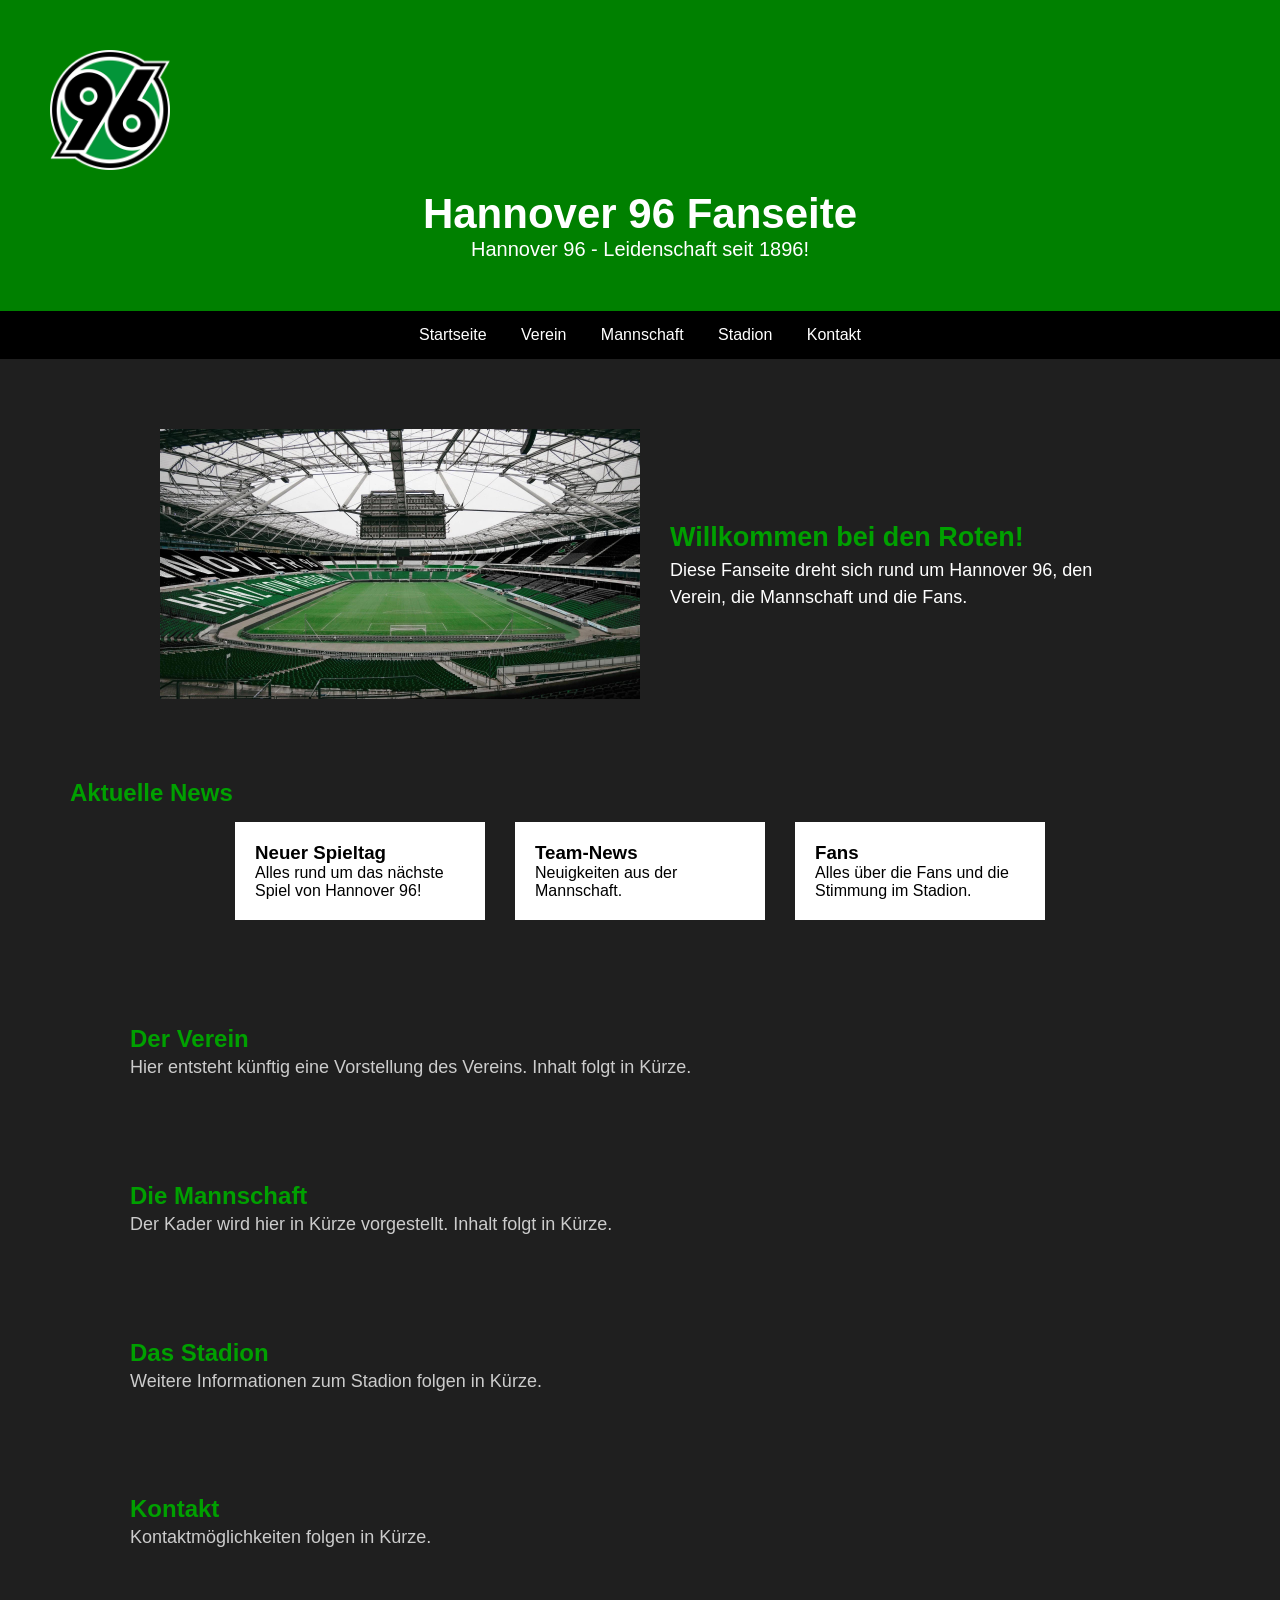
<file: hannover96/index.html>
<!doctype html>
<html>
<head>
<meta charset="utf-8">
<title>Hannover96</title>


	<link rel="stylesheet" href="css/style.css">
</head>

<body>

<header id="start">
	<img class="logo" src="logo/h96logo.png" alt="Hannover 96 Logo">

	<h1>Hannover 96 Fanseite</h1>

	<p>Hannover 96 - Leidenschaft seit 1896!</p>

</header>

<nav>
	<a href="#start">Startseite</a>
	<a href="#verein">Verein</a>
	<a href="#mannschaft">Mannschaft</a>
	<a href="#stadion">Stadion</a>
	<a href="#kontakt">Kontakt</a>

</nav>
	<main>



		<div class="startbereich">
			<div class="bild-bereich">

				<img src="bilder/Stadion.jpg" alt="Stadion von Hannover 96">
		</div>


		<div class="text-bereich">

			<h2>Willkommen bei den Roten!</h2>

			<p>
			Diese Fanseite dreht sich rund um Hannover 96, den Verein, die Mannschaft und die Fans.
			</p>
			</div>

		</div>

			<section class="news">

			<h2>Aktuelle News</h2>

			<div class="news-container">

			<div class="karte">




			<h3>Neuer Spieltag</h3>

			<p>

			Alles rund um das nächste Spiel von Hannover 96!
			</p>

			</div>

			<div class="karte">
			<h3>Team-News</h3>
			<p>Neuigkeiten aus der Mannschaft.
			</p>
			</div>

				<div class="karte">
				<h3>Fans</h3>
					<p>
					Alles über die Fans und die Stimmung im Stadion.
					</p>

				</div>

				</div>

			</section>


			<section class="verein" id="verein">

				<h2>Der Verein</h2>

				<p>
				Hier entsteht künftig eine Vorstellung des Vereins.
				Inhalt folgt in Kürze.
				</p>

			</section>


			<section class="mannschaft" id="mannschaft">

				<h2>Die Mannschaft</h2>

				<p>
				Der Kader wird hier in Kürze vorgestellt.
				Inhalt folgt in Kürze.
				</p>

			</section>


			<section class="stadion-info" id="stadion">

				<h2>Das Stadion</h2>

				<p>
				Weitere Informationen zum Stadion folgen in Kürze.
				</p>

			</section>


			<section class="kontakt" id="kontakt">

				<h2>Kontakt</h2>

				<p>
				Kontaktmöglichkeiten folgen in Kürze.
				</p>

			</section>


	</main>

</body>
</html>
</file>
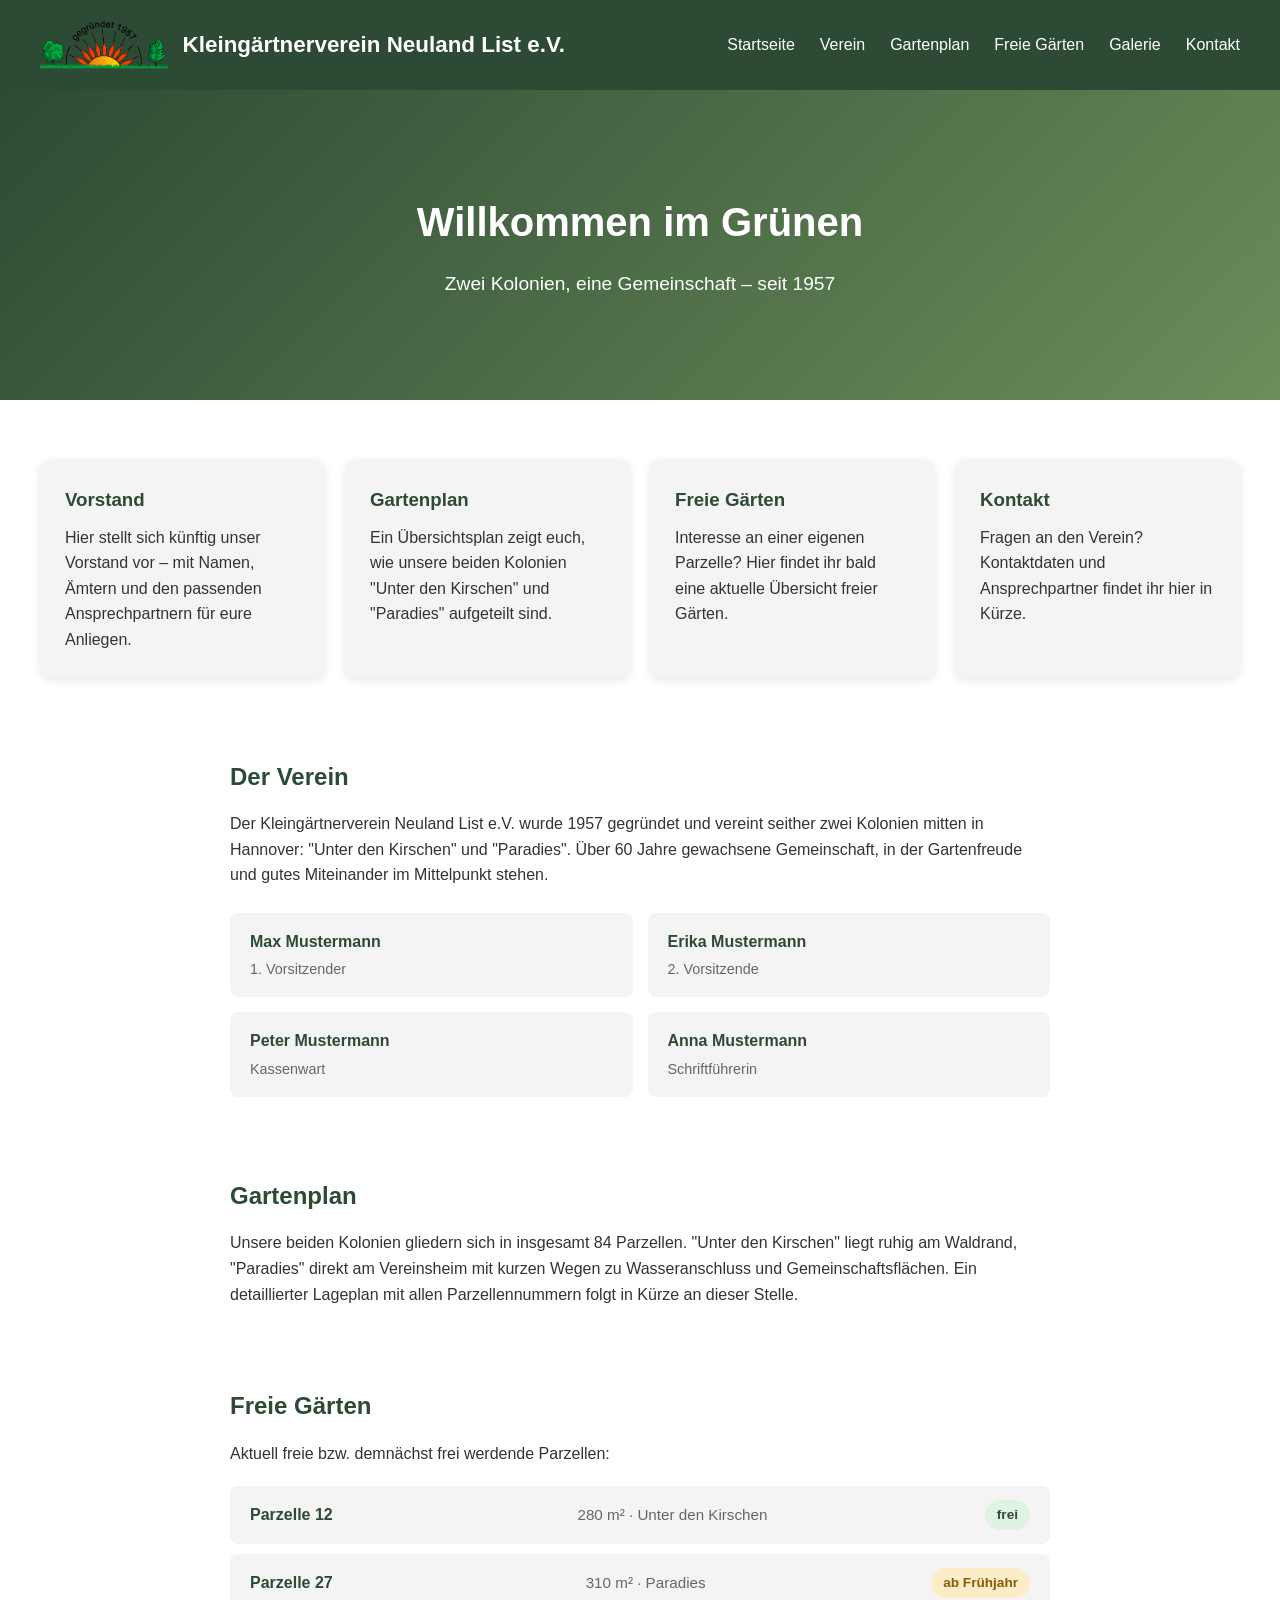
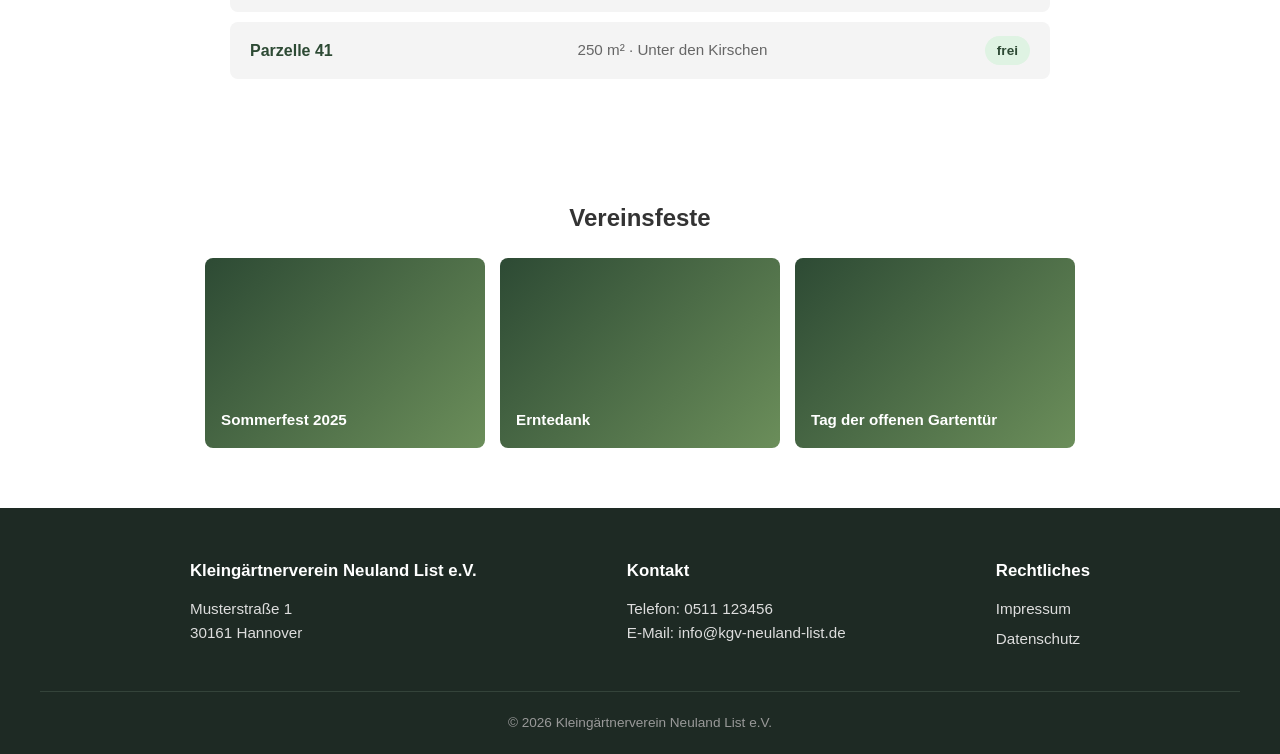
<file: kgv-neu/index.html>
<!doctype html>
<html lang="de">
<head>
<meta charset="utf-8">
<meta name="viewport" content="width=device-width, initial-scale=1.0">
<title>Kleingärtnerverein Neuland List e.V.</title>
<link rel="stylesheet" href="style.css">
</head>
<body>

<header id="start">
    <a href="#start" class="logo-link">
        <img src="Bilder/logo.png" alt="Logo Kleingärtnerverein Neuland List e.V." class="logo">
        <h1>Kleingärtnerverein Neuland List e.V.</h1>
    </a>
    <button class="burger" id="burger">☰</button>
    <nav id="nav">
        <ul>
            <li><a href="#start">Startseite</a></li>
            <li><a href="#verein">Verein</a></li>
            <li><a href="#gartenplan">Gartenplan</a></li>
            <li><a href="#freie-gaerten">Freie Gärten</a></li>
            <li><a href="#galerie">Galerie</a></li>
            <li><a href="#kontakt">Kontakt</a></li>
        </ul>
    </nav>
</header>

<section class="hero">
    <div class="hero-text">
        <h2>Willkommen im Grünen</h2>
        <p>Zwei Kolonien, eine Gemeinschaft – seit 1957</p>
    </div>
</section>

<main>

    <div class="karten">
        <div class="karte">
            <h3>Vorstand</h3>
            <p>Hier stellt sich künftig unser Vorstand vor – mit Namen, Ämtern und den passenden Ansprechpartnern für eure Anliegen.</p>
        </div>
        <div class="karte">
            <h3>Gartenplan</h3>
            <p>Ein Übersichtsplan zeigt euch, wie unsere beiden Kolonien "Unter den Kirschen" und "Paradies" aufgeteilt sind.</p>
        </div>
        <div class="karte">
            <h3>Freie Gärten</h3>
            <p>Interesse an einer eigenen Parzelle? Hier findet ihr bald eine aktuelle Übersicht freier Gärten.</p>
        </div>
        <div class="karte">
            <h3>Kontakt</h3>
            <p>Fragen an den Verein? Kontaktdaten und Ansprechpartner findet ihr hier in Kürze.</p>
        </div>
    </div>


    <section class="verein-info" id="verein">

        <h2>Der Verein</h2>

        <p>
            Der Kleingärtnerverein Neuland List e.V. wurde 1957
            gegründet und vereint seither zwei Kolonien mitten in
            Hannover: "Unter den Kirschen" und "Paradies". Über 60
            Jahre gewachsene Gemeinschaft, in der Gartenfreude und
            gutes Miteinander im Mittelpunkt stehen.
        </p>

        <div class="vorstand-liste">

            <div class="vorstand-person">
                <span class="vorstand-name">Max Mustermann</span>
                <span class="vorstand-amt">1. Vorsitzender</span>
            </div>

            <div class="vorstand-person">
                <span class="vorstand-name">Erika Mustermann</span>
                <span class="vorstand-amt">2. Vorsitzende</span>
            </div>

            <div class="vorstand-person">
                <span class="vorstand-name">Peter Mustermann</span>
                <span class="vorstand-amt">Kassenwart</span>
            </div>

            <div class="vorstand-person">
                <span class="vorstand-name">Anna Mustermann</span>
                <span class="vorstand-amt">Schriftführerin</span>
            </div>

        </div>

    </section>


    <section class="gartenplan-info" id="gartenplan">

        <h2>Gartenplan</h2>

        <p>
            Unsere beiden Kolonien gliedern sich in insgesamt 84
            Parzellen. "Unter den Kirschen" liegt ruhig am
            Waldrand, "Paradies" direkt am Vereinsheim mit kurzen
            Wegen zu Wasseranschluss und Gemeinschaftsflächen. Ein
            detaillierter Lageplan mit allen Parzellennummern folgt
            in Kürze an dieser Stelle.
        </p>

    </section>


    <section class="freie-gaerten-info" id="freie-gaerten">

        <h2>Freie Gärten</h2>

        <p>Aktuell freie bzw. demnächst frei werdende Parzellen:</p>

        <div class="garten-liste">

            <div class="garten-eintrag">
                <span class="garten-nr">Parzelle 12</span>
                <span class="garten-groesse">280 m² · Unter den Kirschen</span>
                <span class="garten-status status-frei">frei</span>
            </div>

            <div class="garten-eintrag">
                <span class="garten-nr">Parzelle 27</span>
                <span class="garten-groesse">310 m² · Paradies</span>
                <span class="garten-status status-bald">ab Frühjahr</span>
            </div>

            <div class="garten-eintrag">
                <span class="garten-nr">Parzelle 41</span>
                <span class="garten-groesse">250 m² · Unter den Kirschen</span>
                <span class="garten-status status-frei">frei</span>
            </div>

        </div>

    </section>

</main>

<section class="galerie" id="galerie">
    <h2>Vereinsfeste</h2>
    <div class="galerie-bilder">
        <div class="galerie-platzhalter">
            <span>Sommerfest 2025</span>
        </div>
        <div class="galerie-platzhalter">
            <span>Erntedank</span>
        </div>
        <div class="galerie-platzhalter">
            <span>Tag der offenen Gartentür</span>
        </div>
    </div>
</section>

<footer id="kontakt">
    <div class="footer-inhalt">
        <div class="footer-block">
            <h4>Kleingärtnerverein Neuland List e.V.</h4>
            <p>Musterstraße 1<br>30161 Hannover</p>
        </div>
        <div class="footer-block">
            <h4>Kontakt</h4>
            <p>Telefon: 0511 123456<br>E-Mail: info@kgv-neuland-list.de</p>
        </div>
        <div class="footer-block">
            <h4>Rechtliches</h4>
            <nav>
                <a href="#">Impressum</a>
                <a href="#">Datenschutz</a>
            </nav>
        </div>
    </div>
    <p class="copyright">&copy; 2026 Kleingärtnerverein Neuland List e.V.</p>
</footer>

<script>
document.getElementById("burger").addEventListener("click", function() {
    document.querySelector("nav ul").classList.toggle("offen");
});
</script>

</body>
</html>
</file>
<file: hannover96/css/style.css>
@charset "utf-8";
/* CSS Document */

/* Browserreset - quasi Pflicht */
			* {
				margin: 0;
				padding:0;
				box-sizing: border-box;
			}

html {
	scroll-behavior: smooth;
}
				
body{
	background-color: #1f1f1f;
	color: white;
	font-family: Arial,Gotham, "Helvetica Neue", Helvetica, Arial, "sans-serif";
	margin: 0;
	
}


img{
	width: 100%;
	height: auto;
	display: block;
	
}
header {
	background-color: #008000;
	padding: 50px;
	text-align: center;
}
	
	nav{
		background-color: black;
		padding: 15px;
		text-align: center;
	}
	
	nav a {
		
	
        color: white;
		text-decoration: none;	
		margin: 0 15px;
		}	
	nav a:hover{
		color:  #00a000;
		
	}
main{
	padding: 30px;
	
}

main h2 {
	color: #00a000;
	
}


.startbereich {
	display: flex;
	align-items: center;
	max-width: 1100px;
	margin: auto;
	padding: 40px;
	
	
	
}
.bild-bereich { 
	margin-left: 30px;
	font-size: 18px;
	line-height: 1.5;
	width:50%;	
}
.text-bereich { 
	margin-left: 30px;
	font-size: 18px;
	line-height: 1.5;
	width:50%;
}

header h1 {
	
	font-size: 42px;
	margin-top: 0;
	
}

header p{
	
	font-size: 20px;
}

.logo {
	width: 120px;
	margin-bottom: 20px;
}
	
.news {
	padding: 40px;
	text-algin: center;
	
}

.news-container {
	display: flex;
	justify-content: center;
}

.karte {
	background-color: white;
	color: black;
	width: 250px;
	padding: 20px;
	margin: 15px;

}

.verein,
.mannschaft,
.stadion-info,
.kontakt {
	max-width: 1100px;
	margin: 0 auto;
	padding: 50px 40px;
}

.verein p,
.mannschaft p,
.stadion-info p,
.kontakt p {
	font-size: 18px;
	line-height: 1.6;
	max-width: 700px;
	color: #cccccc;
}

@media (max-width: 700px) {

	.verein,
	.mannschaft,
	.stadion-info,
	.kontakt {
		padding: 40px 20px;
	}

}
</file>
<file: kgv-neu/style.css>
* {
    margin: 0;
    padding: 0;
    box-sizing: border-box;
}

html {
    scroll-behavior: smooth;
}

body {
    font-family: Arial, sans-serif;
    line-height: 1.6;
    color: #333;
}

header {
    position: relative;

    background-color: #2d4a34;
    color: white;
    padding: 20px 40px;
    display: flex;
    justify-content: space-between;
    align-items: center;
}

.logo-link {
    display: flex;
    align-items: center;
    gap: 15px;
    text-decoration: none;
    color: inherit;
}

.logo {
    height: 50px;
    width: auto;
}

header h1 {
    font-size: 1.4rem;
}

nav ul {
    list-style: none;
    display: flex;
    gap: 25px;
}

nav a {
    color: white;
    text-decoration: none;
    white-space: nowrap;
}

nav a:hover {
    color: #d4a017;
    text-decoration: none;
}

.hero {
    background: linear-gradient(135deg, #2d4a34, #6b8e5a);
    color: white;
    text-align: center;
    padding: 100px 20px;
}

.hero h2 {
    font-size: 2.5rem;
    margin-bottom: 15px;
}

.hero p {
    font-size: 1.2rem;
}

.karten {
    display: grid;
    grid-template-columns: repeat(4, 1fr);
    gap: 20px;
    padding: 60px 40px;
}

.karte {
    background-color: #f4f4f4;
    border-radius: 10px;
    padding: 25px;
    box-shadow: 0 2px 8px rgba(0, 0, 0, 0.1);
}

.karte h3 {
    color: #2d4a34;
    margin-bottom: 10px;
    white-space: nowrap;
}

.burger {
    display: none;
    background: none;
    border: none;
    color: white;
    font-size: 1.8rem;
    cursor: pointer;
}

.galerie {
    padding: 60px 40px;
    text-align: center;
}

.galerie-bilder {
    display: flex;
    justify-content: center;
    gap: 15px;
    flex-wrap: wrap;
    margin-top: 20px;
}

.galerie-bilder img {
    border-radius: 8px;
    max-width: 100%;
    height: auto;
}

.galerie-platzhalter {
    width: 280px;
    height: 190px;
    border-radius: 8px;
    background: linear-gradient(135deg, #2d4a34, #6b8e5a);
    display: flex;
    align-items: flex-end;
    padding: 16px;
}

.galerie-platzhalter span {
    color: white;
    font-size: 0.95rem;
    font-weight: bold;
}

.verein-info,
.gartenplan-info,
.freie-gaerten-info {
    max-width: 900px;
    margin: 0 auto;
    padding: 20px 40px 60px;
}

.verein-info h2,
.gartenplan-info h2,
.freie-gaerten-info h2 {
    color: #2d4a34;
    margin-bottom: 15px;
}

.vorstand-liste {
    display: grid;
    grid-template-columns: repeat(2, 1fr);
    gap: 15px;
    margin-top: 25px;
}

.vorstand-person {
    background-color: #f4f4f4;
    border-radius: 8px;
    padding: 16px 20px;
    display: flex;
    flex-direction: column;
    gap: 4px;
}

.vorstand-name {
    font-weight: bold;
    color: #2d4a34;
}

.vorstand-amt {
    font-size: 0.9rem;
    color: #666;
}

.garten-liste {
    margin-top: 20px;
    display: flex;
    flex-direction: column;
    gap: 10px;
}

.garten-eintrag {
    display: flex;
    align-items: center;
    justify-content: space-between;
    flex-wrap: wrap;
    gap: 10px;
    background-color: #f4f4f4;
    border-radius: 8px;
    padding: 14px 20px;
}

.garten-nr {
    font-weight: bold;
    color: #2d4a34;
    min-width: 110px;
}

.garten-groesse {
    color: #666;
    font-size: 0.95rem;
}

.garten-status {
    font-size: 0.85rem;
    font-weight: bold;
    padding: 4px 12px;
    border-radius: 20px;
}

.status-frei {
    background-color: #dff3e3;
    color: #2d4a34;
}

.status-bald {
    background-color: #fdecc8;
    color: #8a5a00;
}

footer {
    background-color: #1e2a24;
    color: #ddd;
    padding: 50px 40px 20px;
}

.footer-inhalt {
    display: flex;
    flex-wrap: wrap;
    gap: 40px;
    justify-content: space-between;
    max-width: 900px;
    margin: 0 auto;
}

.footer-block h4 {
    color: white;
    margin-bottom: 12px;
    font-size: 1.05rem;
}

.footer-block p {
    font-size: 0.95rem;
}

.footer-block nav {
    display: flex;
    flex-direction: column;
    gap: 6px;
}

.footer-block nav a {
    color: #ddd;
    text-decoration: none;
    font-size: 0.95rem;
}

.footer-block nav a:hover {
    color: white;
    text-decoration: underline;
}

.copyright {
    text-align: center;
    margin-top: 40px;
    padding-top: 20px;
    border-top: 1px solid #34433a;
    font-size: 0.85rem;
    color: #999;
}

@media (max-width: 1000px) {
    .karten {
        grid-template-columns: repeat(2, 1fr);
    }
}

@media (max-width: 768px) {
    .burger {
        display: block;
    }
    nav {
        width: 100%;
    }
    nav ul {
        display: none;
        flex-direction: column;
        width: 100%;
        text-align: center;
    }
    nav ul.offen {
        display: flex;
    }
    header {
        flex-wrap: wrap;
    }
    .hero {
        padding: 60px 20px;
    }
    .hero h2 {
        font-size: 1.8rem;
    }
    .karten {
        padding: 30px 20px;
        grid-template-columns: 1fr;
    }
    .galerie-bilder {
        flex-direction: column;
        align-items: center;
    }
    .vorstand-liste {
        grid-template-columns: 1fr;
    }
    .verein-info,
    .gartenplan-info,
    .freie-gaerten-info {
        padding: 20px 20px 40px;
    }
	.logo-link {
    flex: 1 1 auto;
    min-width: 0;
    padding-right: 50px;
	}

.logo-link h1 {
    font-size: 1rem;
    white-space: normal;
    overflow: visible;
    text-overflow: clip;
	}

.burger {
    position: absolute;
    top: 20px;
    right: 20px;

    flex-shrink: 0;
	}
}
</file>
